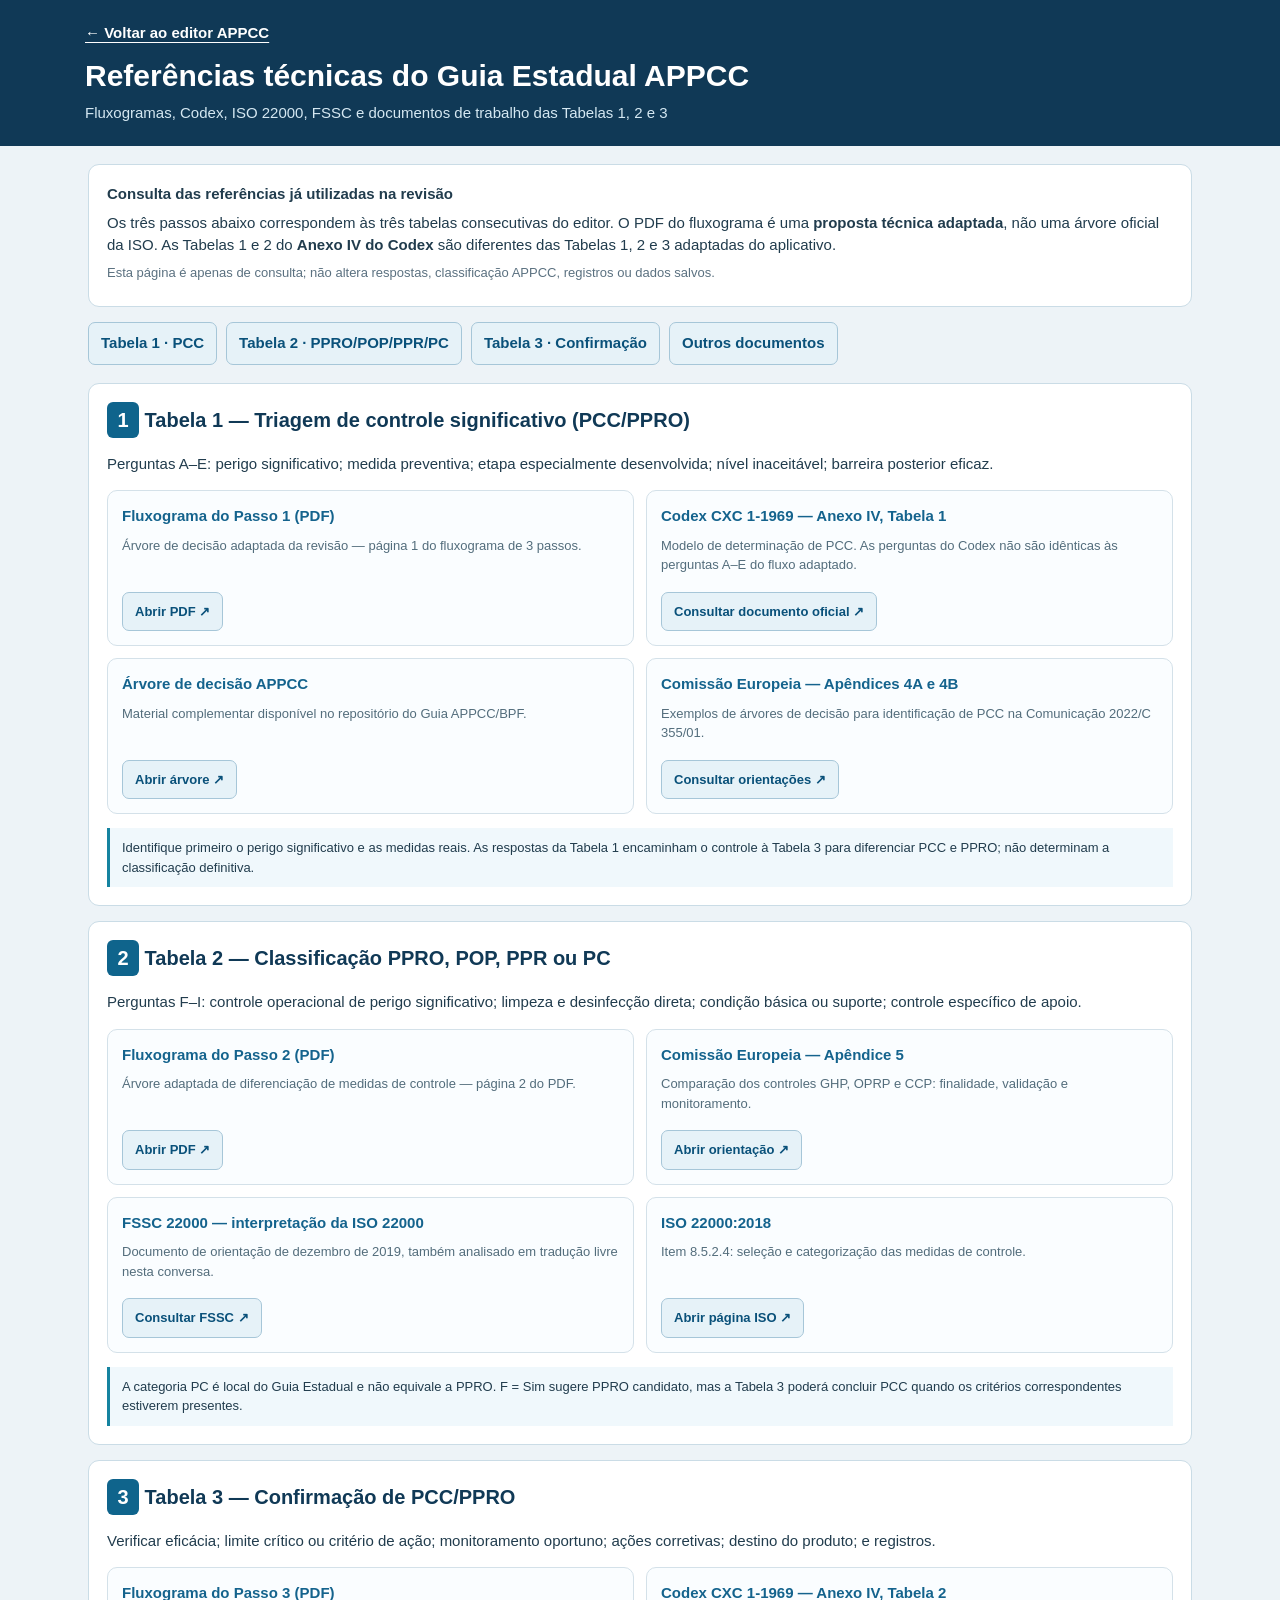
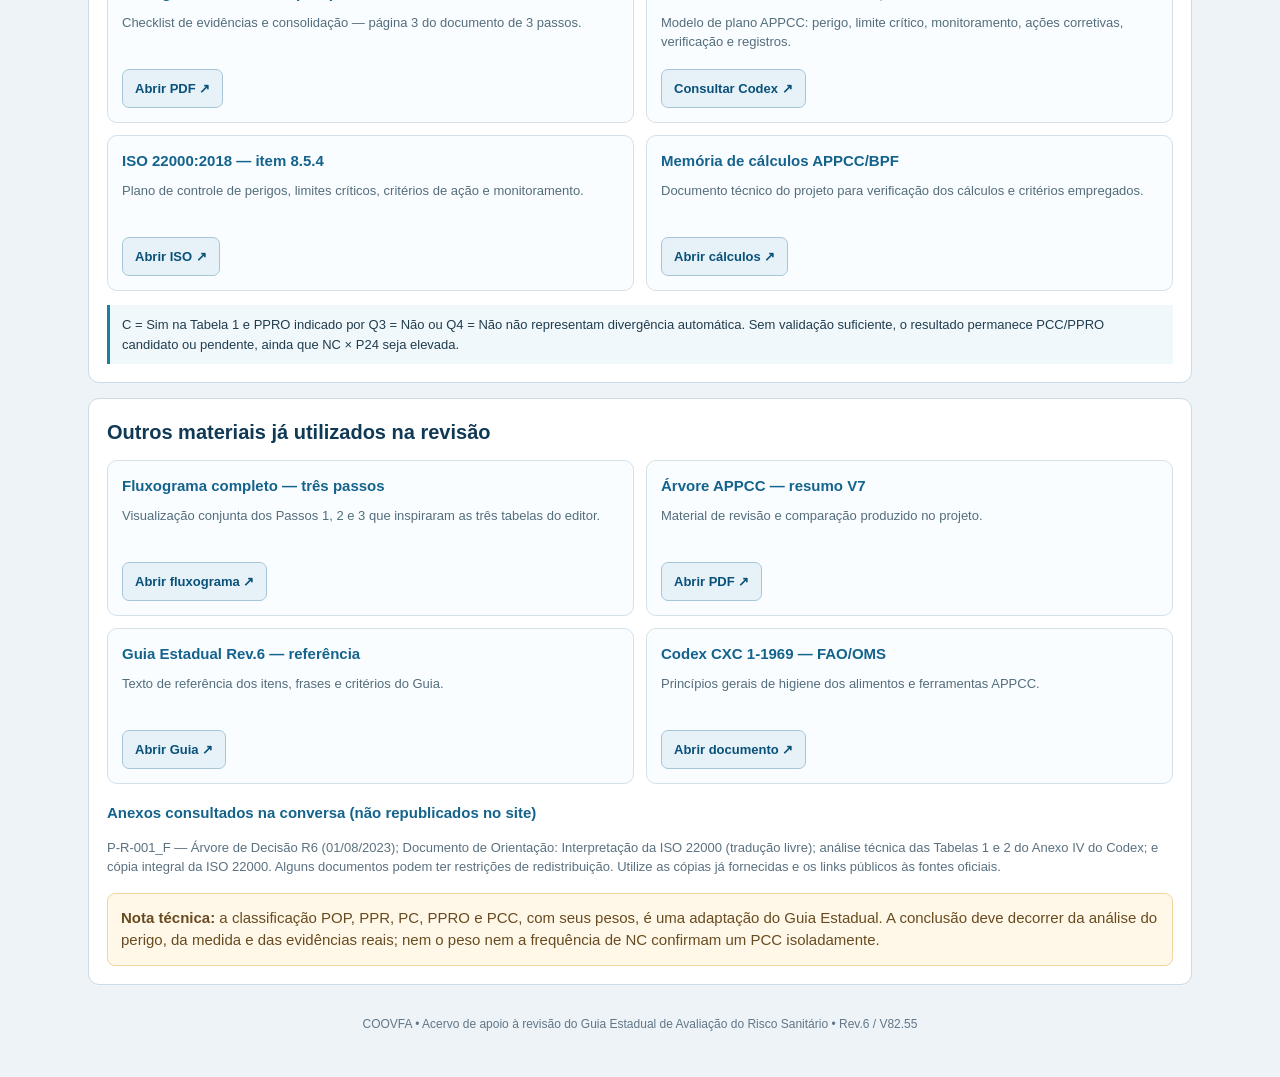
<file: referencias.html>
<!DOCTYPE html><html lang="pt-BR"><head><meta charset="utf-8"><meta name="viewport" content="width=device-width,initial-scale=1"><meta name="theme-color" content="#103956"><title>Referências técnicas — Guia Estadual APPCC</title><style>
:root{color-scheme:light;--navy:#103956;--blue:#14638d;--line:#cadce6;--ink:#213c4d;--bg:#edf3f7}*{box-sizing:border-box}body{margin:0;color:var(--ink);background:var(--bg);font:15px/1.5 Arial,sans-serif}header{background:var(--navy);color:white;padding:22px max(18px,calc((100vw - 1110px)/2))}header h1{margin:8px 0 4px;font-size:clamp(22px,3vw,30px)}header p{color:#d5e8f2;margin:0}.back{color:white;font-weight:700;text-decoration:underline;text-underline-offset:4px}main{max-width:1140px;margin:0 auto;padding:18px}.intro,section{background:#fff;border:1px solid var(--line);border-radius:11px;margin:0 0 15px;padding:18px}.intro p{margin:6px 0}nav{display:flex;flex-wrap:wrap;gap:9px;margin:12px 0 18px}nav a,.card a{color:#0a517a;background:#e6f2f8;border:1px solid #a6c6d8;padding:9px 12px;border-radius:7px;font-weight:700;text-decoration:none;display:inline-block}nav a:hover,.card a:hover{background:#d6ebf6}h2{margin:0 0 10px;color:var(--navy);font-size:20px}h3{color:var(--blue);margin:0 0 8px;font-size:15px}.refs{display:grid;grid-template-columns:repeat(2,minmax(0,1fr));gap:12px;margin-top:13px}.card{border:1px solid #d4e1e9;border-radius:10px;background:#fafdff;padding:14px;min-width:0}.card p{font-size:13px;color:#536d7c;min-height:46px;margin:0 0 10px}.card a{font-size:13px}.note{border-left:3px solid #1583a0;background:#f0f8fc;padding:10px 12px;font-size:13px;margin:14px 0 0}.num{display:inline-block;background:#0f648c;border-radius:6px;color:white;padding:3px 8px;min-width:32px;text-align:center}.warning{background:#fff8e8;border:1px solid #f0d59f;border-radius:8px;padding:13px;margin-top:16px;color:#684b20}.minor{font-size:13px;color:#5b7180}footer{font-size:12px;text-align:center;color:#617687;padding:15px 0 26px}@media(max-width:700px){main{padding:10px}.refs{grid-template-columns:1fr}.intro,section{padding:14px}nav a{flex:1;min-width:120px;text-align:center}.card p{min-height:auto}}
@media print{header{background:#fff!important;color:#111}header p,.back,nav,.card a{display:none!important}main{padding:0}.intro,section,.card{break-inside:avoid}}
</style></head><body><header><a class="back" href="./index.html">← Voltar ao editor APPCC</a><h1>Referências técnicas do Guia Estadual APPCC</h1><p>Fluxogramas, Codex, ISO 22000, FSSC e documentos de trabalho das Tabelas 1, 2 e 3</p></header><main><div class="intro"><b>Consulta das referências já utilizadas na revisão</b><p>Os três passos abaixo correspondem às três tabelas consecutivas do editor. O PDF do fluxograma é uma <b>proposta técnica adaptada</b>, não uma árvore oficial da ISO. As Tabelas 1 e 2 do <b>Anexo IV do Codex</b> são diferentes das Tabelas 1, 2 e 3 adaptadas do aplicativo.</p><p class="minor">Esta página é apenas de consulta; não altera respostas, classificação APPCC, registros ou dados salvos.</p></div><nav aria-label="Índice das referências"><a href="#tabela1">Tabela 1 · PCC</a><a href="#tabela2">Tabela 2 · PPRO/POP/PPR/PC</a><a href="#tabela3">Tabela 3 · Confirmação</a><a href="#outras">Outros documentos</a></nav><section id="tabela1"><h2><span class="num">1</span> Tabela 1 — Triagem de controle significativo (PCC/PPRO)</h2><p>Perguntas A–E: perigo significativo; medida preventiva; etapa especialmente desenvolvida; nível inaceitável; barreira posterior eficaz.</p><div class="refs"><article class="card"><h3>Fluxograma do Passo 1 (PDF)</h3><p>Árvore de decisão adaptada da revisão — página 1 do fluxograma de 3 passos.</p><a href="https://github.com/wernermoura2-web/guia-appcc-bpf/blob/main/APPCC_Fluxogramas_Passos_1_2_3.pdf#page=1" target="_blank" rel="noopener noreferrer">Abrir PDF ↗</a></article><article class="card"><h3>Codex CXC 1-1969 — Anexo IV, Tabela 1</h3><p>Modelo de determinação de PCC. As perguntas do Codex não são idênticas às perguntas A–E do fluxo adaptado.</p><a href="https://www.fao.org/fao-who-codexalimentarius/sh-proxy/it/?lnk=1&amp;url=https%3A%2F%2Fworkspace.fao.org%2Fsites%2Fcodex%2FStandards%2FCXC+1-1969%2FCXC_001e.pdf" target="_blank" rel="noopener noreferrer">Consultar documento oficial ↗</a></article><article class="card"><h3>Árvore de decisão APPCC</h3><p>Material complementar disponível no repositório do Guia APPCC/BPF.</p><a href="https://github.com/wernermoura2-web/guia-appcc-bpf/blob/main/Arvore_Decisao_APPCC.pdf" target="_blank" rel="noopener noreferrer">Abrir árvore ↗</a></article><article class="card"><h3>Comissão Europeia — Apêndices 4A e 4B</h3><p>Exemplos de árvores de decisão para identificação de PCC na Comunicação 2022/C 355/01.</p><a href="https://eur-lex.europa.eu/legal-content/EN/TXT/?uri=OJ%3AJOC_2022_355_R_0001" target="_blank" rel="noopener noreferrer">Consultar orientações ↗</a></article></div><p class="note">Identifique primeiro o perigo significativo e as medidas reais. As respostas da Tabela 1 encaminham o controle à Tabela 3 para diferenciar PCC e PPRO; não determinam a classificação definitiva.</p></section><section id="tabela2"><h2><span class="num">2</span> Tabela 2 — Classificação PPRO, POP, PPR ou PC</h2><p>Perguntas F–I: controle operacional de perigo significativo; limpeza e desinfecção direta; condição básica ou suporte; controle específico de apoio.</p><div class="refs"><article class="card"><h3>Fluxograma do Passo 2 (PDF)</h3><p>Árvore adaptada de diferenciação de medidas de controle — página 2 do PDF.</p><a href="https://github.com/wernermoura2-web/guia-appcc-bpf/blob/main/APPCC_Fluxogramas_Passos_1_2_3.pdf#page=2" target="_blank" rel="noopener noreferrer">Abrir PDF ↗</a></article><article class="card"><h3>Comissão Europeia — Apêndice 5</h3><p>Comparação dos controles GHP, OPRP e CCP: finalidade, validação e monitoramento.</p><a href="https://eur-lex.europa.eu/legal-content/EN/TXT/?uri=OJ%3AJOC_2022_355_R_0001" target="_blank" rel="noopener noreferrer">Abrir orientação ↗</a></article><article class="card"><h3>FSSC 22000 — interpretação da ISO 22000</h3><p>Documento de orientação de dezembro de 2019, também analisado em tradução livre nesta conversa.</p><a href="https://www.fssc.com/insights/new-guidance-document-iso-22000-interpretation/" target="_blank" rel="noopener noreferrer">Consultar FSSC ↗</a></article><article class="card"><h3>ISO 22000:2018</h3><p>Item 8.5.2.4: seleção e categorização das medidas de controle.</p><a href="https://www.iso.org/standard/65464.html" target="_blank" rel="noopener noreferrer">Abrir página ISO ↗</a></article></div><p class="note">A categoria PC é local do Guia Estadual e não equivale a PPRO. F = Sim sugere PPRO candidato, mas a Tabela 3 poderá concluir PCC quando os critérios correspondentes estiverem presentes.</p></section><section id="tabela3"><h2><span class="num">3</span> Tabela 3 — Confirmação de PCC/PPRO</h2><p>Verificar eficácia; limite crítico ou critério de ação; monitoramento oportuno; ações corretivas; destino do produto; e registros.</p><div class="refs"><article class="card"><h3>Fluxograma do Passo 3 (PDF)</h3><p>Checklist de evidências e consolidação — página 3 do documento de 3 passos.</p><a href="https://github.com/wernermoura2-web/guia-appcc-bpf/blob/main/APPCC_Fluxogramas_Passos_1_2_3.pdf#page=3" target="_blank" rel="noopener noreferrer">Abrir PDF ↗</a></article><article class="card"><h3>Codex CXC 1-1969 — Anexo IV, Tabela 2</h3><p>Modelo de plano APPCC: perigo, limite crítico, monitoramento, ações corretivas, verificação e registros.</p><a href="https://www.fao.org/fao-who-codexalimentarius/sh-proxy/it/?lnk=1&amp;url=https%3A%2F%2Fworkspace.fao.org%2Fsites%2Fcodex%2FStandards%2FCXC+1-1969%2FCXC_001e.pdf" target="_blank" rel="noopener noreferrer">Consultar Codex ↗</a></article><article class="card"><h3>ISO 22000:2018 — item 8.5.4</h3><p>Plano de controle de perigos, limites críticos, critérios de ação e monitoramento.</p><a href="https://www.iso.org/standard/65464.html" target="_blank" rel="noopener noreferrer">Abrir ISO ↗</a></article><article class="card"><h3>Memória de cálculos APPCC/BPF</h3><p>Documento técnico do projeto para verificação dos cálculos e critérios empregados.</p><a href="https://github.com/wernermoura2-web/guia-appcc-bpf/blob/main/Calculos_APPCC_BPF.pdf" target="_blank" rel="noopener noreferrer">Abrir cálculos ↗</a></article></div><p class="note">C = Sim na Tabela 1 e PPRO indicado por Q3 = Não ou Q4 = Não não representam divergência automática. Sem validação suficiente, o resultado permanece PCC/PPRO candidato ou pendente, ainda que NC × P24 seja elevada.</p></section><section id="outras"><h2>Outros materiais já utilizados na revisão</h2><div class="refs"><article class="card"><h3>Fluxograma completo — três passos</h3><p>Visualização conjunta dos Passos 1, 2 e 3 que inspiraram as três tabelas do editor.</p><a href="https://github.com/wernermoura2-web/guia-appcc-bpf/blob/main/APPCC_Fluxogramas_Passos_1_2_3.pdf" target="_blank" rel="noopener noreferrer">Abrir fluxograma ↗</a></article><article class="card"><h3>Árvore APPCC — resumo V7</h3><p>Material de revisão e comparação produzido no projeto.</p><a href="https://github.com/wernermoura2-web/revisao-guia/blob/man/APPCC_Arvore_Com_Caminhos_Resumo_V7.pdf" target="_blank" rel="noopener noreferrer">Abrir PDF ↗</a></article><article class="card"><h3>Guia Estadual Rev.6 — referência</h3><p>Texto de referência dos itens, frases e critérios do Guia.</p><a href="https://github.com/wernermoura2-web/revisao-guia/blob/man/Guia_Rev6_Referencia.pdf" target="_blank" rel="noopener noreferrer">Abrir Guia ↗</a></article><article class="card"><h3>Codex CXC 1-1969 — FAO/OMS</h3><p>Princípios gerais de higiene dos alimentos e ferramentas APPCC.</p><a href="https://www.fao.org/fao-who-codexalimentarius/sh-proxy/it/?lnk=1&amp;url=https%3A%2F%2Fworkspace.fao.org%2Fsites%2Fcodex%2FStandards%2FCXC+1-1969%2FCXC_001e.pdf" target="_blank" rel="noopener noreferrer">Abrir documento ↗</a></article></div><h3 style="margin-top:18px">Anexos consultados na conversa (não republicados no site)</h3><p class="minor">P-R-001_F — Árvore de Decisão R6 (01/08/2023); Documento de Orientação: Interpretação da ISO 22000 (tradução livre); análise técnica das Tabelas 1 e 2 do Anexo IV do Codex; e cópia integral da ISO 22000. Alguns documentos podem ter restrições de redistribuição. Utilize as cópias já fornecidas e os links públicos às fontes oficiais.</p><div class="warning"><b>Nota técnica:</b> a classificação POP, PPR, PC, PPRO e PCC, com seus pesos, é uma adaptação do Guia Estadual. A conclusão deve decorrer da análise do perigo, da medida e das evidências reais; nem o peso nem a frequência de NC confirmam um PCC isoladamente.</div></section><footer>COOVFA • Acervo de apoio à revisão do Guia Estadual de Avaliação do Risco Sanitário • Rev.6 / V82.55</footer></main></body></html>
</file>
